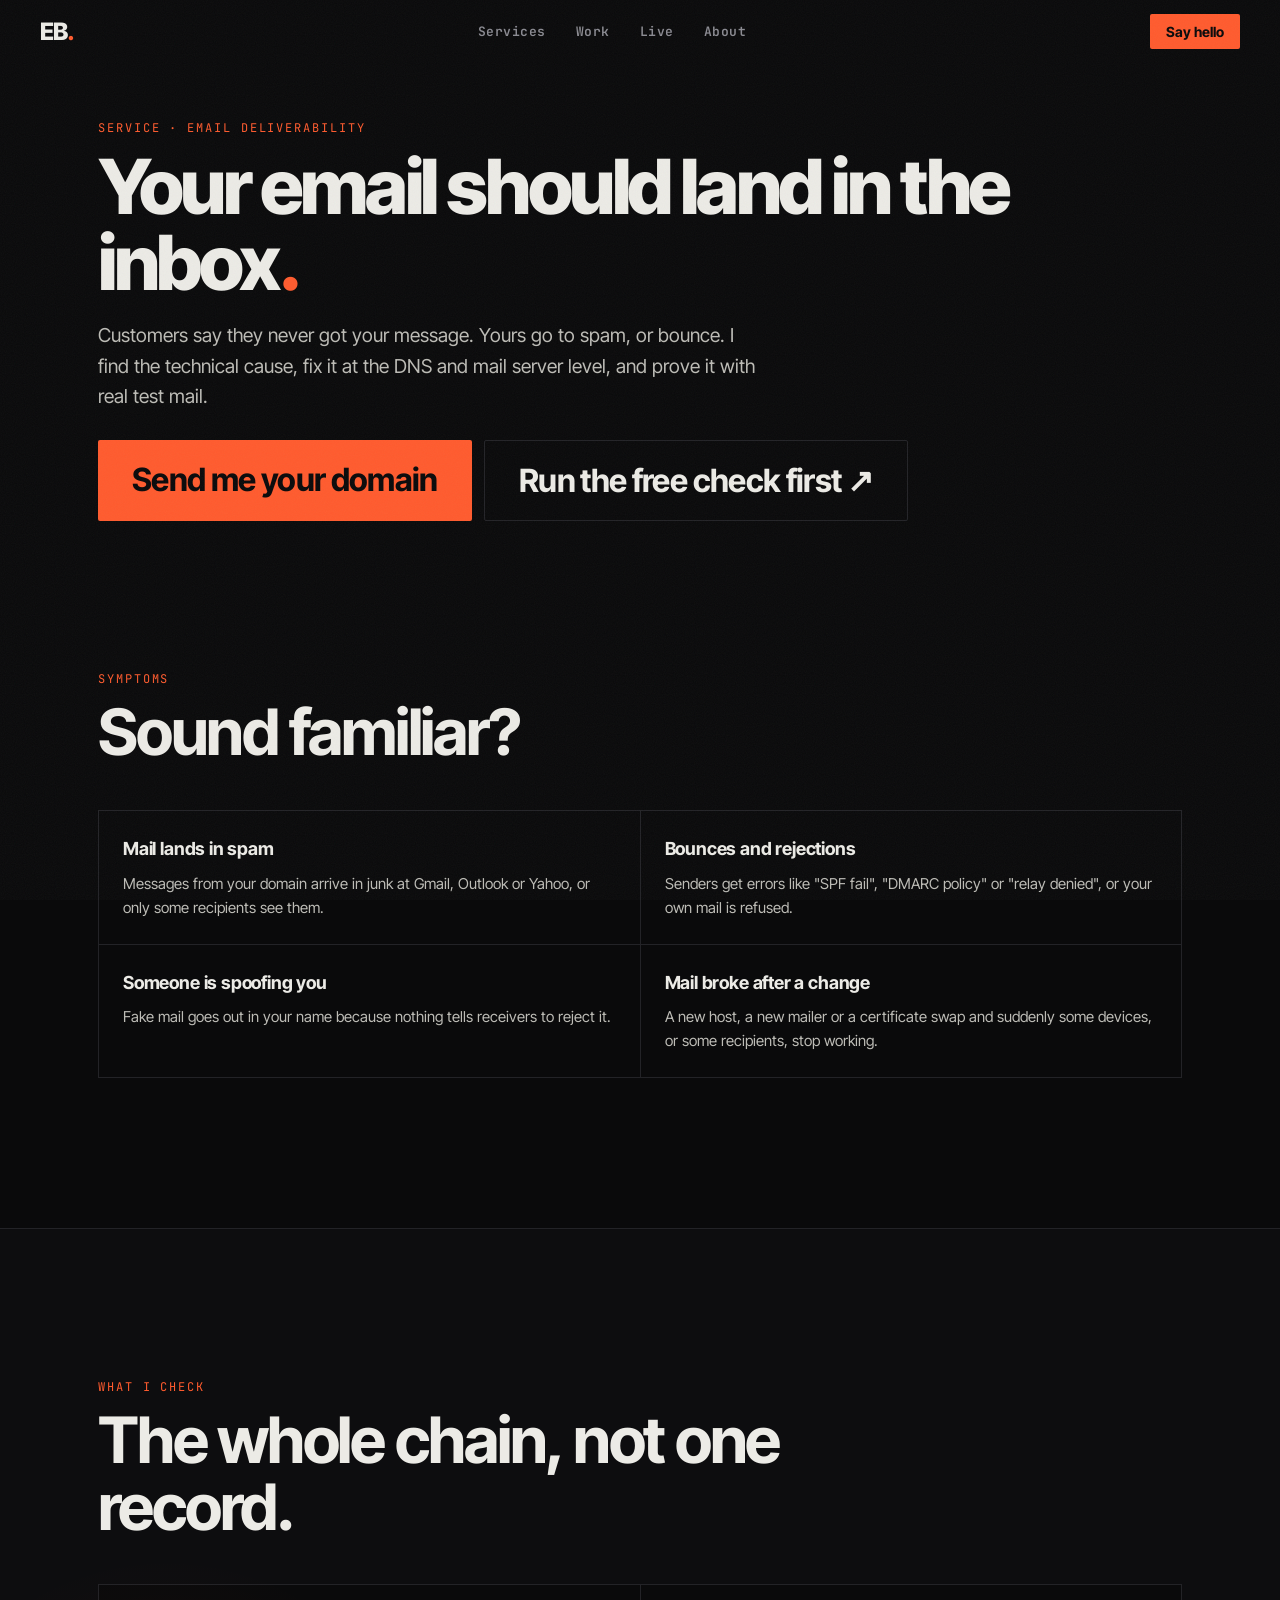
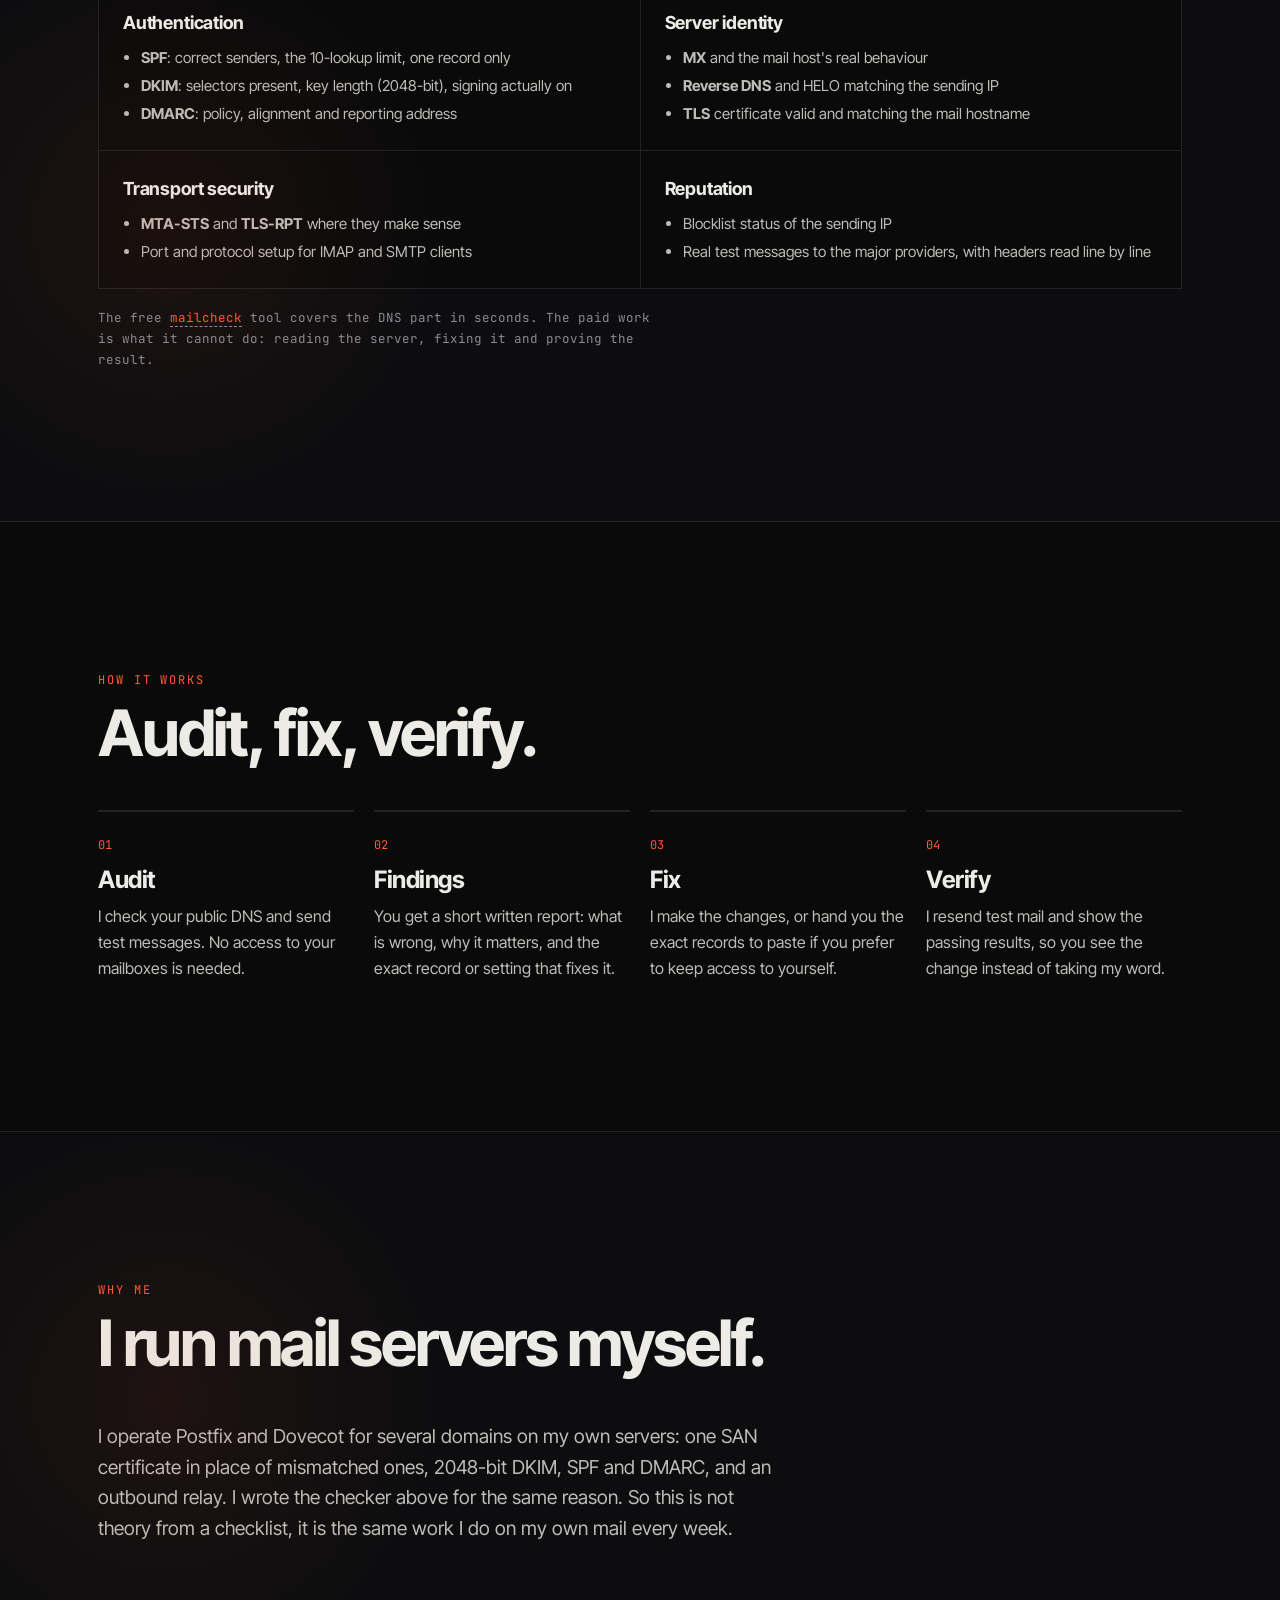
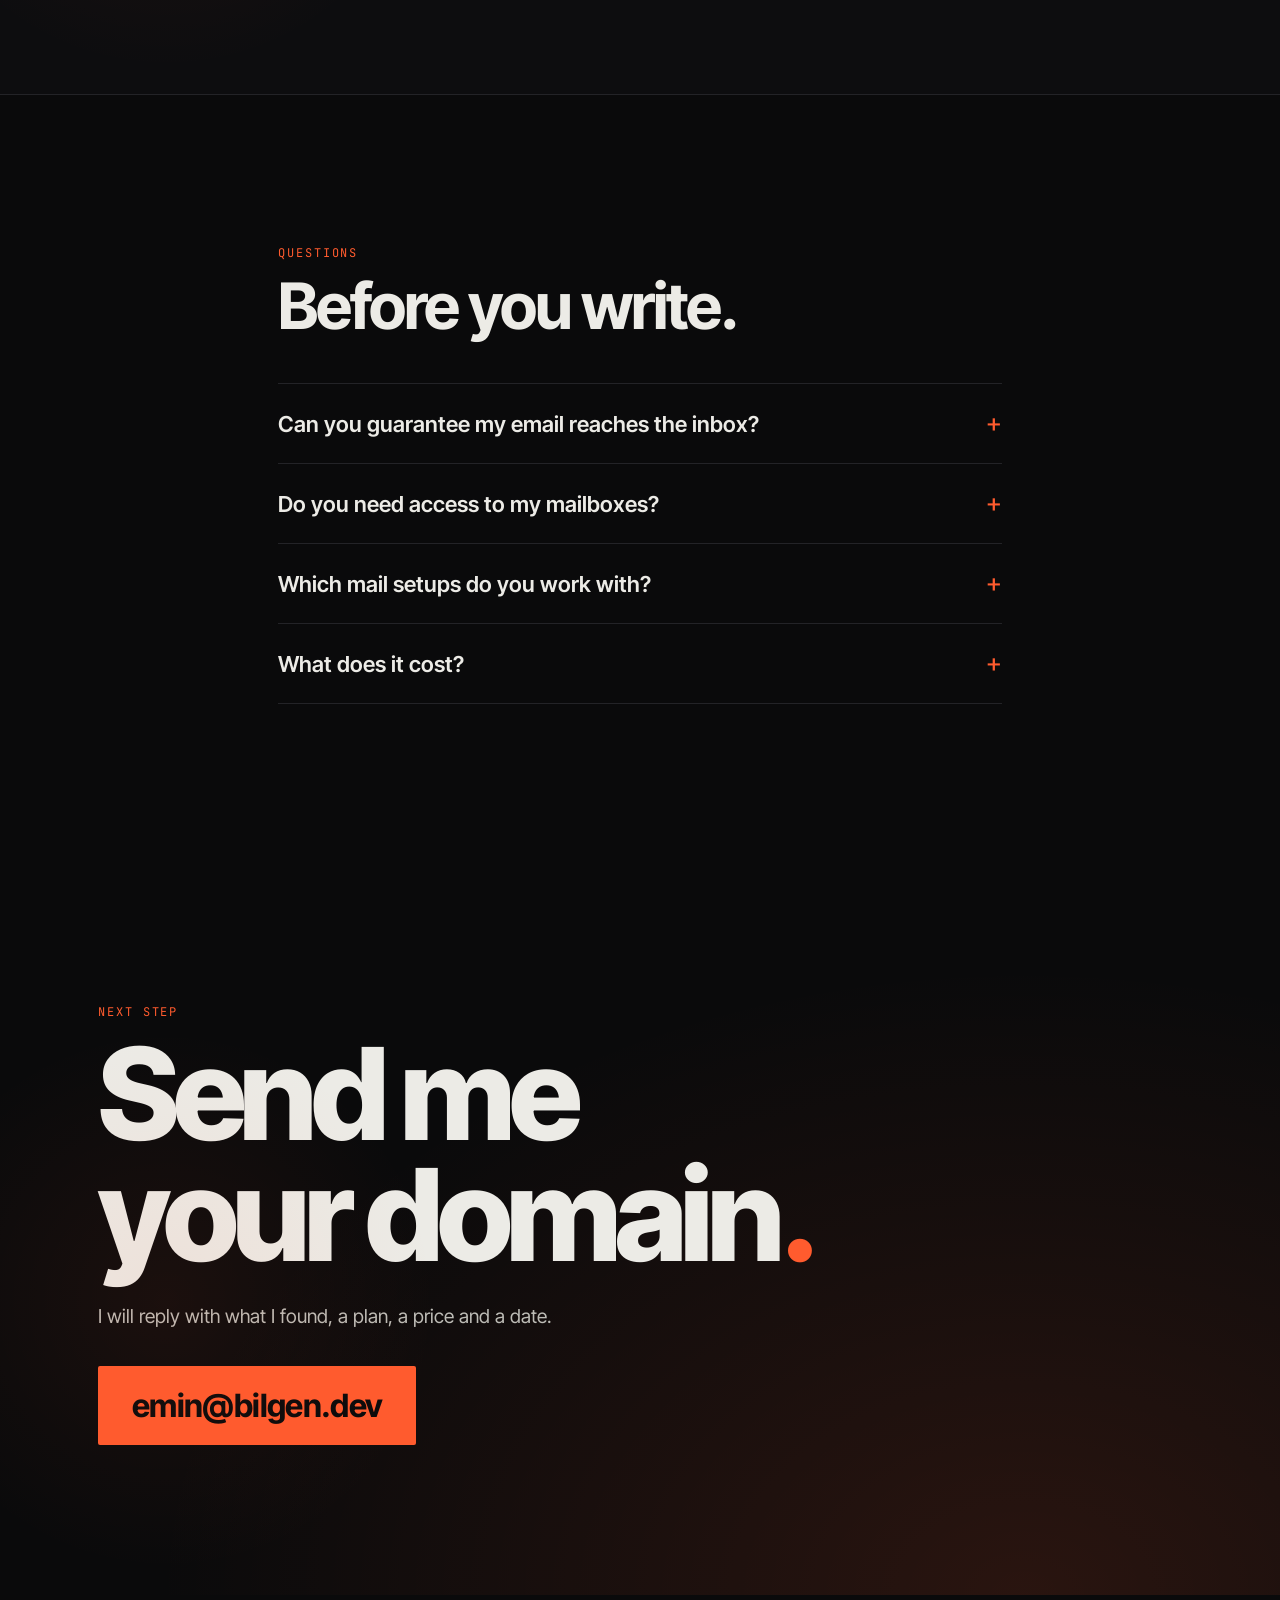
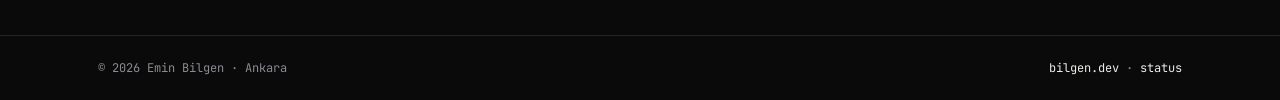
<file: email-deliverability/index.html>
<!doctype html>
<html lang="en">
<head>
<meta charset="utf-8">
<meta name="viewport" content="width=device-width,initial-scale=1">
<title>Email Deliverability Fix: SPF, DKIM, DMARC | Emin Bilgen</title>
<meta name="description" content="Business email landing in spam or bouncing? I audit and fix SPF, DKIM, DMARC, MX, reverse DNS and TLS, then verify with real test mail. Independent, based in Ankara.">
<meta name="robots" content="index,follow,max-image-preview:large,max-snippet:-1">
<meta name="author" content="Emin Bilgen">
<meta name="theme-color" content="#0a0a0b">
<link rel="canonical" href="https://bilgen.dev/email-deliverability/">
<meta property="og:type" content="website">
<meta property="og:site_name" content="Emin Bilgen">
<meta property="og:url" content="https://bilgen.dev/email-deliverability/">
<meta property="og:title" content="Email Deliverability Fix: SPF, DKIM, DMARC">
<meta property="og:description" content="Mail going to spam or bouncing? I find the cause, fix the DNS and mail server settings, and verify with real test mail.">
<meta property="og:image" content="https://bilgen.dev/og-mail.png">
<meta property="og:image:width" content="1200">
<meta property="og:image:height" content="630">
<meta name="twitter:card" content="summary_large_image">
<link rel="icon" href="/favicon.svg" type="image/svg+xml">
<link rel="apple-touch-icon" href="/apple-touch-icon.png">
<link rel="preload" href="/fonts/inter-tight-latin.woff2" as="font" type="font/woff2" crossorigin>
<link rel="stylesheet" href="/fonts.css?v=1">
<link rel="stylesheet" href="/style.css?v=2">
<style>
.page{padding:120px 0 40px}
.page h1{font-size:clamp(38px,7vw,76px);line-height:1;letter-spacing:-.045em;margin:12px 0 20px;max-width:18ch}
.page h1 span{color:var(--ac)}
.page .lede{max-width:60ch}
.cta-row{display:flex;flex-wrap:wrap;gap:12px;margin-top:28px}
.btn.ghost{background:transparent;color:var(--tx);border:1px solid var(--line)}
.btn.ghost:hover{border-color:var(--ac)}
.cols2{display:grid;grid-template-columns:repeat(2,minmax(0,1fr));gap:1px;background:var(--line);border:1px solid var(--line);margin-top:30px}
.cols2>div{background:var(--bg);padding:24px}
.cols2 h3{font-size:18px;letter-spacing:-.01em;margin-bottom:8px}
.cols2 p,.cols2 li{color:var(--tx2);font-size:15px;line-height:1.6}
.cols2 ul{padding-left:18px;display:grid;gap:4px}
.cols2 code,.page code{font:13px ui-monospace,Consolas,monospace;background:var(--panel2);border:1px solid var(--line);padding:1px 6px;border-radius:3px}
@media(max-width:760px){.cols2{grid-template-columns:1fr}.page{padding-top:96px}}
</style>
<script type="application/ld+json">
{"@context":"https://schema.org","@graph":[
{"@type":"Service","@id":"https://bilgen.dev/email-deliverability/#service","name":"Email deliverability audit and fix","serviceType":"Email authentication and mail server configuration","description":"Audit and repair of SPF, DKIM, DMARC, MX, reverse DNS, TLS and MTA-STS so business email reaches the inbox, verified with real test messages.","provider":{"@id":"https://bilgen.dev/#person"},"areaServed":"Worldwide","url":"https://bilgen.dev/email-deliverability/"},
{"@type":"BreadcrumbList","itemListElement":[{"@type":"ListItem","position":1,"name":"Emin Bilgen","item":"https://bilgen.dev/"},{"@type":"ListItem","position":2,"name":"Email deliverability fix","item":"https://bilgen.dev/email-deliverability/"}]},
{"@type":"FAQPage","mainEntity":[
{"@type":"Question","name":"Can you guarantee my email reaches the inbox?","acceptedAnswer":{"@type":"Answer","text":"No one honestly can. Inbox placement also depends on your sending reputation and content. What I can do is remove every technical reason mail gets rejected or flagged, and show you the evidence."}},
{"@type":"Question","name":"Do you need access to my mailboxes?","acceptedAnswer":{"@type":"Answer","text":"No. The audit uses public DNS records and test messages. I only need DNS access, or I give you the exact records to paste, and server access if the mail server itself needs changes."}},
{"@type":"Question","name":"Which mail setups do you work with?","acceptedAnswer":{"@type":"Answer","text":"Self-hosted Postfix and Dovecot servers, and domains sending through services such as Google Workspace, Microsoft 365 or a transactional relay."}},
{"@type":"Question","name":"What does it cost?","acceptedAnswer":{"@type":"Answer","text":"It depends on the number of domains and whether the mail server needs changes. Send me your domain and I will reply with a plan, a price and a date."}}
]}
]}
</script>
</head>
<body>
<header class="nav" id="nav">
  <a class="logo" href="/" aria-label="Emin Bilgen, home">EB<i>.</i></a>
  <nav aria-label="Primary">
    <a href="/#services">Services</a>
    <a href="/#work">Work</a>
    <a href="/#live">Live</a>
    <a href="/#about">About</a>
  </nav>
  <!--email_off--><a class="btn btn-sm" href="mailto:emin@bilgen.dev?subject=Email%20deliverability">Say hello</a><!--/email_off-->
</header>

<main class="page">
  <div class="wrap">
    <p class="eyebrow">Service · Email deliverability</p>
    <h1>Your email should land in the inbox<span>.</span></h1>
    <p class="lede">Customers say they never got your message. Yours go to spam, or bounce. I find the technical cause, fix it at the DNS and mail server level, and prove it with real test mail.</p>
    <div class="cta-row">
      <!--email_off--><a class="btn btn-lg" href="mailto:emin@bilgen.dev?subject=Email%20deliverability%20audit">Send me your domain</a><!--/email_off-->
      <a class="btn btn-lg ghost" href="https://mailcheck.bilgen.dev" rel="noopener">Run the free check first ↗</a>
    </div>
  </div>

  <section class="sec">
    <div class="wrap">
      <p class="eyebrow">Symptoms</p>
      <h2 class="big">Sound familiar?</h2>
      <div class="cols2">
        <div><h3>Mail lands in spam</h3><p>Messages from your domain arrive in junk at Gmail, Outlook or Yahoo, or only some recipients see them.</p></div>
        <div><h3>Bounces and rejections</h3><p>Senders get errors like "SPF fail", "DMARC policy" or "relay denied", or your own mail is refused.</p></div>
        <div><h3>Someone is spoofing you</h3><p>Fake mail goes out in your name because nothing tells receivers to reject it.</p></div>
        <div><h3>Mail broke after a change</h3><p>A new host, a new mailer or a certificate swap and suddenly some devices, or some recipients, stop working.</p></div>
      </div>
    </div>
  </section>

  <section class="sec alt">
    <div class="wrap">
      <p class="eyebrow">What I check</p>
      <h2 class="big">The whole chain, not one record.</h2>
      <div class="cols2">
        <div><h3>Authentication</h3><ul>
          <li><b>SPF</b>: correct senders, the 10-lookup limit, one record only</li>
          <li><b>DKIM</b>: selectors present, key length (2048-bit), signing actually on</li>
          <li><b>DMARC</b>: policy, alignment and reporting address</li>
        </ul></div>
        <div><h3>Server identity</h3><ul>
          <li><b>MX</b> and the mail host's real behaviour</li>
          <li><b>Reverse DNS</b> and HELO matching the sending IP</li>
          <li><b>TLS</b> certificate valid and matching the mail hostname</li>
        </ul></div>
        <div><h3>Transport security</h3><ul>
          <li><b>MTA-STS</b> and <b>TLS-RPT</b> where they make sense</li>
          <li>Port and protocol setup for IMAP and SMTP clients</li>
        </ul></div>
        <div><h3>Reputation</h3><ul>
          <li>Blocklist status of the sending IP</li>
          <li>Real test messages to the major providers, with headers read line by line</li>
        </ul></div>
      </div>
      <p class="fine" style="margin-top:18px">The free <a href="https://mailcheck.bilgen.dev" rel="noopener" style="color:var(--ac)">mailcheck</a> tool covers the DNS part in seconds. The paid work is what it cannot do: reading the server, fixing it and proving the result.</p>
    </div>
  </section>

  <section class="sec">
    <div class="wrap">
      <p class="eyebrow">How it works</p>
      <h2 class="big">Audit, fix, verify.</h2>
      <ol class="steps">
        <li><span>01</span><h3>Audit</h3><p>I check your public DNS and send test messages. No access to your mailboxes is needed.</p></li>
        <li><span>02</span><h3>Findings</h3><p>You get a short written report: what is wrong, why it matters, and the exact record or setting that fixes it.</p></li>
        <li><span>03</span><h3>Fix</h3><p>I make the changes, or hand you the exact records to paste if you prefer to keep access to yourself.</p></li>
        <li><span>04</span><h3>Verify</h3><p>I resend test mail and show the passing results, so you see the change instead of taking my word.</p></li>
      </ol>
    </div>
  </section>

  <section class="sec alt">
    <div class="wrap">
      <p class="eyebrow">Why me</p>
      <h2 class="big">I run mail servers myself.</h2>
      <p class="lede" style="max-width:62ch">I operate Postfix and Dovecot for several domains on my own servers: one SAN certificate in place of mismatched ones, 2048-bit DKIM, SPF and DMARC, and an outbound relay. I wrote the checker above for the same reason. So this is not theory from a checklist, it is the same work I do on my own mail every week.</p>
    </div>
  </section>

  <section class="sec">
    <div class="wrap narrow">
      <p class="eyebrow">Questions</p>
      <h2 class="big">Before you write.</h2>
      <div class="faq">
        <details><summary>Can you guarantee my email reaches the inbox?</summary><p>No one honestly can. Inbox placement also depends on your sending reputation and content. What I can do is remove every technical reason mail gets rejected or flagged, and show you the evidence.</p></details>
        <details><summary>Do you need access to my mailboxes?</summary><p>No. The audit uses public DNS records and test messages. I only need DNS access, or I give you the exact records to paste, and server access if the mail server itself needs changes.</p></details>
        <details><summary>Which mail setups do you work with?</summary><p>Self-hosted Postfix and Dovecot servers, and domains sending through services such as Google Workspace, Microsoft 365 or a transactional relay.</p></details>
        <details><summary>What does it cost?</summary><p>It depends on the number of domains and whether the mail server needs changes. Send me your domain and I will reply with a plan, a price and a date.</p></details>
      </div>
    </div>
  </section>

  <section class="sec contact">
    <div class="wrap">
      <p class="eyebrow">Next step</p>
      <h2 class="huge">Send me<br>your domain<span>.</span></h2>
      <p class="lede">I will reply with what I found, a plan, a price and a date.</p>
      <!--email_off--><a class="btn btn-lg" href="mailto:emin@bilgen.dev?subject=Email%20deliverability%20audit">emin@bilgen.dev</a><!--/email_off-->
    </div>
  </section>
</main>

<footer class="foot"><div class="wrap"><span>© 2026 Emin Bilgen · Ankara</span><span><a href="/">bilgen.dev</a> · <a href="https://status.bilgen.dev" rel="noopener">status</a></span></div></footer>
<script>(function(){var n=document.getElementById("nav");function f(){n.classList.toggle("solid",scrollY>40)}addEventListener("scroll",f,{passive:true});f()})()</script>
</body>
</html>
</file>
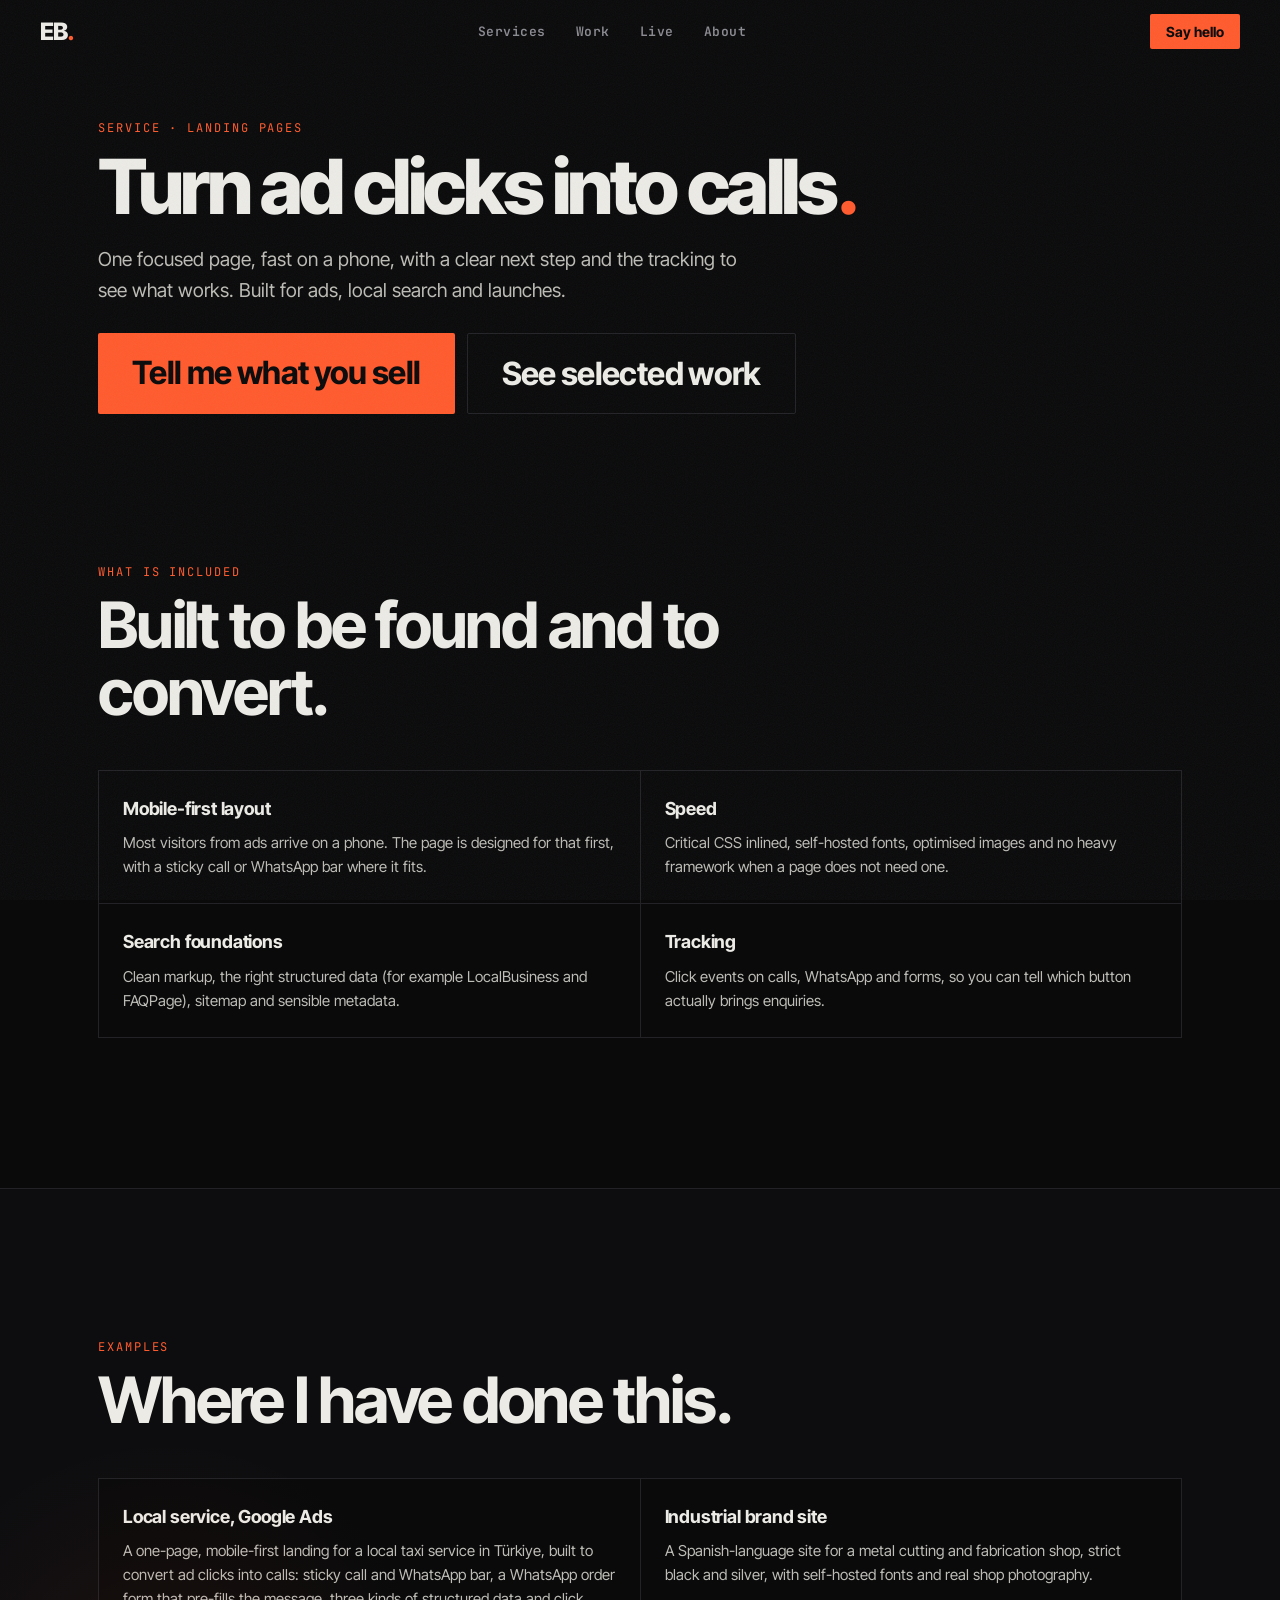
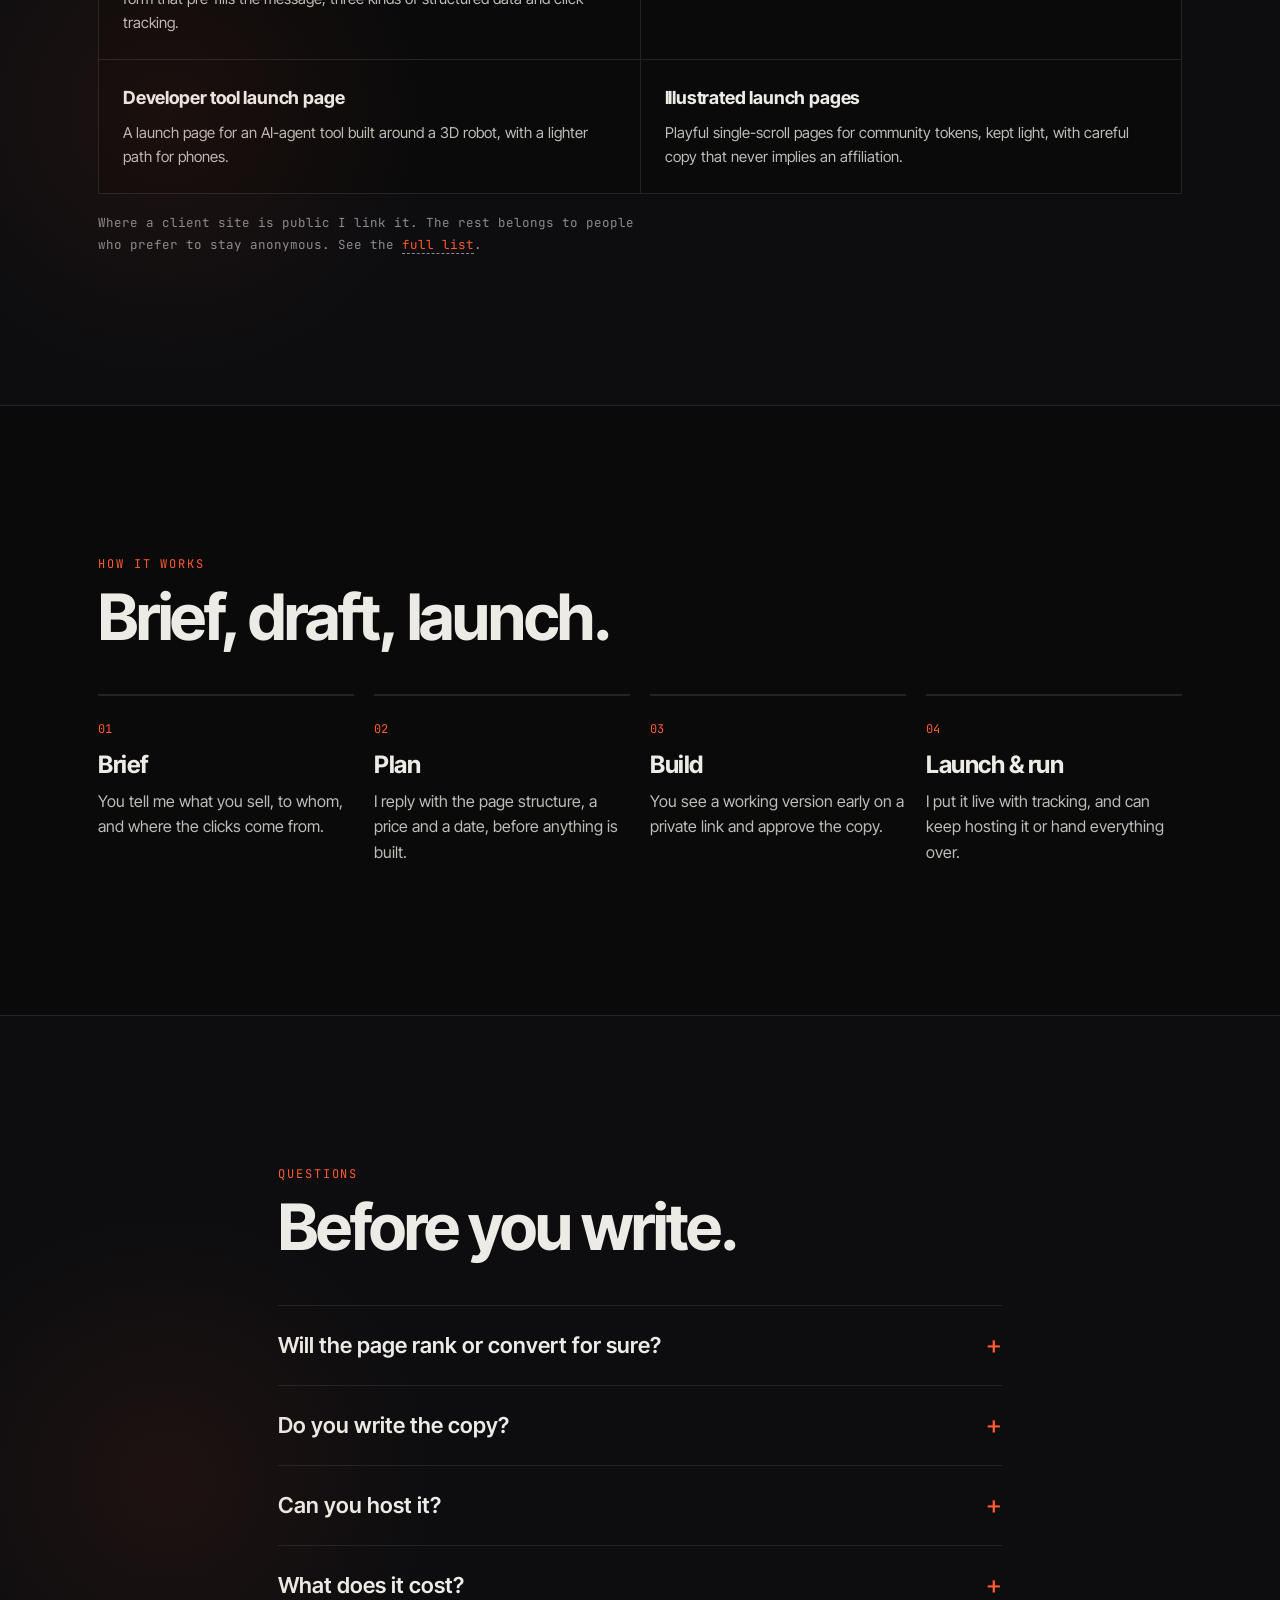
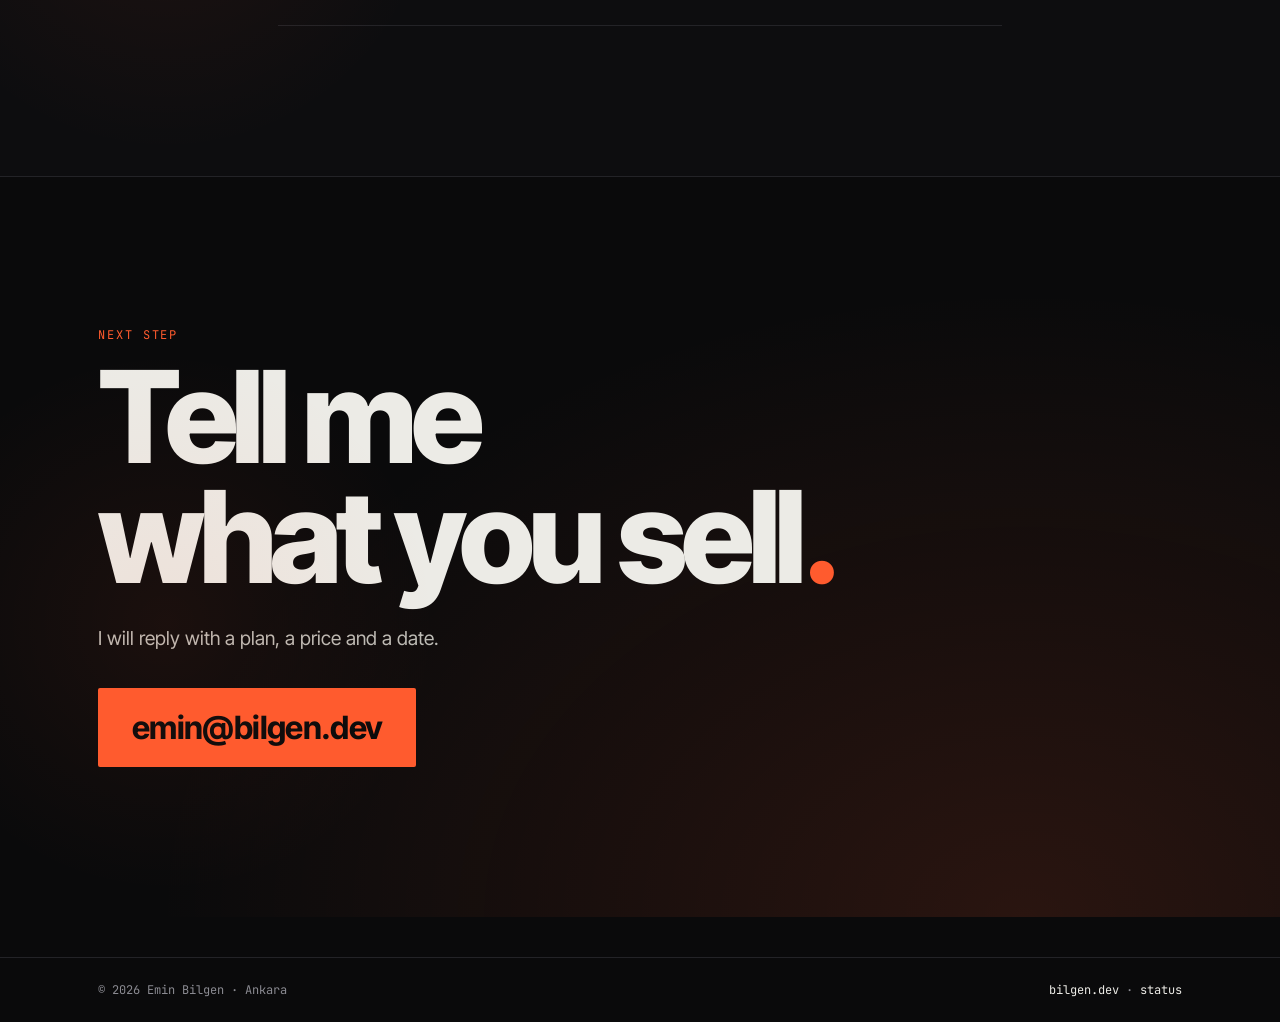
<file: landing-pages/index.html>
<!doctype html>
<html lang="en">
<head>
<meta charset="utf-8">
<meta name="viewport" content="width=device-width,initial-scale=1">
<title>Landing Page Design &amp; Development for Ads and Local Search | Emin Bilgen</title>
<meta name="description" content="Fast, mobile-first landing pages built to turn ad and search clicks into calls and enquiries: structured data, tracking and copy included. Independent, based in Ankara.">
<meta name="robots" content="index,follow,max-image-preview:large,max-snippet:-1">
<meta name="author" content="Emin Bilgen">
<meta name="theme-color" content="#0a0a0b">
<link rel="canonical" href="https://bilgen.dev/landing-pages/">
<meta property="og:type" content="website">
<meta property="og:site_name" content="Emin Bilgen">
<meta property="og:url" content="https://bilgen.dev/landing-pages/">
<meta property="og:title" content="Landing pages that turn clicks into calls">
<meta property="og:description" content="Fast, mobile-first landing pages with structured data and click tracking, built for ads and local search.">
<meta property="og:image" content="https://bilgen.dev/og-landing.png">
<meta property="og:image:width" content="1200">
<meta property="og:image:height" content="630">
<meta name="twitter:card" content="summary_large_image">
<link rel="icon" href="/favicon.svg" type="image/svg+xml">
<link rel="apple-touch-icon" href="/apple-touch-icon.png">
<link rel="preload" href="/fonts/inter-tight-latin.woff2" as="font" type="font/woff2" crossorigin>
<link rel="stylesheet" href="/fonts.css?v=1">
<link rel="stylesheet" href="/style.css?v=2">
<style>
.page{padding:120px 0 40px}
.page h1{font-size:clamp(38px,7vw,76px);line-height:1;letter-spacing:-.045em;margin:12px 0 20px;max-width:18ch}
.page h1 span{color:var(--ac)}
.page .lede{max-width:60ch}
.cta-row{display:flex;flex-wrap:wrap;gap:12px;margin-top:28px}
.btn.ghost{background:transparent;color:var(--tx);border:1px solid var(--line)}
.btn.ghost:hover{border-color:var(--ac)}
.cols2{display:grid;grid-template-columns:repeat(2,minmax(0,1fr));gap:1px;background:var(--line);border:1px solid var(--line);margin-top:30px}
.cols2>div{background:var(--bg);padding:24px}
.cols2 h3{font-size:18px;letter-spacing:-.01em;margin-bottom:8px}
.cols2 p,.cols2 li{color:var(--tx2);font-size:15px;line-height:1.6}
.cols2 ul{padding-left:18px;display:grid;gap:4px}
.cols2 code,.page code{font:13px ui-monospace,Consolas,monospace;background:var(--panel2);border:1px solid var(--line);padding:1px 6px;border-radius:3px}
@media(max-width:760px){.cols2{grid-template-columns:1fr}.page{padding-top:96px}}
</style>
<script type="application/ld+json">
{"@context":"https://schema.org","@graph":[
{"@type":"Service","@id":"https://bilgen.dev/landing-pages/#service","name":"Landing page design and development","serviceType":"Conversion-focused landing pages","description":"Mobile-first landing pages for ads and local search, with structured data, click tracking and clear calls to action.","provider":{"@id":"https://bilgen.dev/#person"},"areaServed":"Worldwide","url":"https://bilgen.dev/landing-pages/"},
{"@type":"BreadcrumbList","itemListElement":[{"@type":"ListItem","position":1,"name":"Emin Bilgen","item":"https://bilgen.dev/"},{"@type":"ListItem","position":2,"name":"Landing pages","item":"https://bilgen.dev/landing-pages/"}]},
{"@type":"FAQPage","mainEntity":[
{"@type":"Question","name":"Will the page rank or convert for sure?","acceptedAnswer":{"@type":"Answer","text":"No one can promise that. I build the technical and structural foundations that help: speed, mobile layout, structured data, clear calls to action and tracking, so you can see what works."}},
{"@type":"Question","name":"Do you write the copy?","acceptedAnswer":{"@type":"Answer","text":"I can draft it with you from what you tell me about the business, and you approve everything. I do not invent reviews, numbers or claims."}},
{"@type":"Question","name":"Can you host it?","acceptedAnswer":{"@type":"Answer","text":"Yes. I run my own servers, or I can deliver the files so you host them anywhere."}},
{"@type":"Question","name":"What does it cost?","acceptedAnswer":{"@type":"Answer","text":"It depends on scope. Send me what you do and where your customers come from, and I will reply with a plan, a price and a date."}}
]}
]}
</script>
</head>
<body>
<header class="nav" id="nav">
  <a class="logo" href="/" aria-label="Emin Bilgen, home">EB<i>.</i></a>
  <nav aria-label="Primary">
    <a href="/#services">Services</a>
    <a href="/#work">Work</a>
    <a href="/#live">Live</a>
    <a href="/#about">About</a>
  </nav>
  <!--email_off--><a class="btn btn-sm" href="mailto:emin@bilgen.dev?subject=Landing%20page">Say hello</a><!--/email_off-->
</header>

<main class="page">
  <div class="wrap">
    <p class="eyebrow">Service · Landing pages</p>
    <h1>Turn ad clicks into calls<span>.</span></h1>
    <p class="lede">One focused page, fast on a phone, with a clear next step and the tracking to see what works. Built for ads, local search and launches.</p>
    <div class="cta-row">
      <!--email_off--><a class="btn btn-lg" href="mailto:emin@bilgen.dev?subject=Landing%20page">Tell me what you sell</a><!--/email_off-->
      <a class="btn btn-lg ghost" href="/#work">See selected work</a>
    </div>
  </div>

  <section class="sec">
    <div class="wrap">
      <p class="eyebrow">What is included</p>
      <h2 class="big">Built to be found and to convert.</h2>
      <div class="cols2">
        <div><h3>Mobile-first layout</h3><p>Most visitors from ads arrive on a phone. The page is designed for that first, with a sticky call or WhatsApp bar where it fits.</p></div>
        <div><h3>Speed</h3><p>Critical CSS inlined, self-hosted fonts, optimised images and no heavy framework when a page does not need one.</p></div>
        <div><h3>Search foundations</h3><p>Clean markup, the right structured data (for example LocalBusiness and FAQPage), sitemap and sensible metadata.</p></div>
        <div><h3>Tracking</h3><p>Click events on calls, WhatsApp and forms, so you can tell which button actually brings enquiries.</p></div>
      </div>
    </div>
  </section>

  <section class="sec alt">
    <div class="wrap">
      <p class="eyebrow">Examples</p>
      <h2 class="big">Where I have done this.</h2>
      <div class="cols2">
        <div><h3>Local service, Google Ads</h3><p>A one-page, mobile-first landing for a local taxi service in T&uuml;rkiye, built to convert ad clicks into calls: sticky call and WhatsApp bar, a WhatsApp order form that pre-fills the message, three kinds of structured data and click tracking.</p></div>
        <div><h3>Industrial brand site</h3><p>A Spanish-language site for a metal cutting and fabrication shop, strict black and silver, with self-hosted fonts and real shop photography.</p></div>
        <div><h3>Developer tool launch page</h3><p>A launch page for an AI-agent tool built around a 3D robot, with a lighter path for phones.</p></div>
        <div><h3>Illustrated launch pages</h3><p>Playful single-scroll pages for community tokens, kept light, with careful copy that never implies an affiliation.</p></div>
      </div>
      <p class="fine" style="margin-top:18px">Where a client site is public I link it. The rest belongs to people who prefer to stay anonymous. See the <a href="/#work" style="color:var(--ac)">full list</a>.</p>
    </div>
  </section>

  <section class="sec">
    <div class="wrap">
      <p class="eyebrow">How it works</p>
      <h2 class="big">Brief, draft, launch.</h2>
      <ol class="steps">
        <li><span>01</span><h3>Brief</h3><p>You tell me what you sell, to whom, and where the clicks come from.</p></li>
        <li><span>02</span><h3>Plan</h3><p>I reply with the page structure, a price and a date, before anything is built.</p></li>
        <li><span>03</span><h3>Build</h3><p>You see a working version early on a private link and approve the copy.</p></li>
        <li><span>04</span><h3>Launch &amp; run</h3><p>I put it live with tracking, and can keep hosting it or hand everything over.</p></li>
      </ol>
    </div>
  </section>

  <section class="sec alt">
    <div class="wrap narrow">
      <p class="eyebrow">Questions</p>
      <h2 class="big">Before you write.</h2>
      <div class="faq">
        <details><summary>Will the page rank or convert for sure?</summary><p>No one can promise that. I build the technical and structural foundations that help: speed, mobile layout, structured data, clear calls to action and tracking, so you can see what works.</p></details>
        <details><summary>Do you write the copy?</summary><p>I can draft it with you from what you tell me about the business, and you approve everything. I do not invent reviews, numbers or claims.</p></details>
        <details><summary>Can you host it?</summary><p>Yes. I run my own servers, or I can deliver the files so you host them anywhere.</p></details>
        <details><summary>What does it cost?</summary><p>It depends on scope. Send me what you do and where your customers come from, and I will reply with a plan, a price and a date.</p></details>
      </div>
    </div>
  </section>

  <section class="sec contact">
    <div class="wrap">
      <p class="eyebrow">Next step</p>
      <h2 class="huge">Tell me<br>what you sell<span>.</span></h2>
      <p class="lede">I will reply with a plan, a price and a date.</p>
      <!--email_off--><a class="btn btn-lg" href="mailto:emin@bilgen.dev?subject=Landing%20page">emin@bilgen.dev</a><!--/email_off-->
    </div>
  </section>
</main>

<footer class="foot"><div class="wrap"><span>© 2026 Emin Bilgen · Ankara</span><span><a href="/">bilgen.dev</a> · <a href="https://status.bilgen.dev" rel="noopener">status</a></span></div></footer>
<script>(function(){var n=document.getElementById("nav");function f(){n.classList.toggle("solid",scrollY>40)}addEventListener("scroll",f,{passive:true});f()})()</script>
</body>
</html>
</file>
<file: fonts.css>
@font-face{font-family:'Inter Tight';font-style:normal;font-weight:400 800;font-display:swap;src:url(fonts/inter-tight-latin-ext.woff2) format('woff2');unicode-range:U+0100-02BA, U+02BD-02C5, U+02C7-02CC, U+02CE-02D7, U+02DD-02FF, U+0304, U+0308, U+0329, U+1D00-1DBF, U+1E00-1E9F, U+1EF2-1EFF, U+2020, U+20A0-20AB, U+20AD-20C4, U+2113, U+2C60-2C7F, U+A720-A7FF}
@font-face{font-family:'Inter Tight';font-style:normal;font-weight:400 800;font-display:swap;src:url(fonts/inter-tight-latin.woff2) format('woff2');unicode-range:U+0000-00FF, U+0131, U+0152-0153, U+02BB-02BC, U+02C6, U+02DA, U+02DC, U+0304, U+0308, U+0329, U+2000-206F, U+20AC, U+2122, U+2191, U+2193, U+2212, U+2215, U+FEFF, U+FFFD}
@font-face{font-family:'JetBrains Mono';font-style:normal;font-weight:400 600;font-display:swap;src:url(fonts/jetbrains-mono-latin.woff2) format('woff2');unicode-range:U+0000-00FF, U+0131, U+0152-0153, U+02BB-02BC, U+02C6, U+02DA, U+02DC, U+0304, U+0308, U+0329, U+2000-206F, U+20AC, U+2122, U+2191, U+2193, U+2212, U+2215, U+FEFF, U+FFFD}
</file>
<file: style.css>
:root{--bg:#0a0a0b;--panel:#111113;--panel2:#0d0d0f;--line:#232327;--tx:#ecebe6;--tx2:#bdbcb6;--mut:#8b8b92;--ac:#ff5b2e;--ok:#5bd68a;--warn:#e7b341;--fail:#ff5468;--info:#6cb4ff;--r:4px;--ease:cubic-bezier(.2,.8,.2,1)}
*{box-sizing:border-box;margin:0}
html{scroll-behavior:smooth;scroll-padding-top:72px}
body{background:var(--bg);color:var(--tx);font:400 17px/1.6 'Inter Tight',system-ui,-apple-system,'Segoe UI',sans-serif;-webkit-font-smoothing:antialiased;overflow-x:hidden}
a{color:inherit}
img{max-width:100%;display:block}
.sr{position:absolute;width:1px;height:1px;overflow:hidden;clip:rect(0 0 0 0)}
.skip{position:fixed;left:12px;top:-60px;background:var(--ac);color:#0a0a0b;padding:10px 14px;z-index:100;font-weight:700;border-radius:3px}
.skip:focus{top:12px}
:focus-visible{outline:2px solid var(--ac);outline-offset:3px;border-radius:2px}
.wrap{max-width:1180px;margin:0 auto;padding:0 clamp(20px,5vw,48px)}
.narrow{max-width:820px}
.progress{position:fixed;left:0;top:0;height:2px;width:0;background:var(--ac);z-index:60}

/* nav */
.nav{position:fixed;top:0;left:0;right:0;z-index:50;display:flex;align-items:center;justify-content:space-between;gap:20px;padding:14px clamp(20px,4vw,40px);transition:background .3s,border-color .3s;border-bottom:1px solid transparent}
.nav.solid{background:rgba(10,10,11,.82);-webkit-backdrop-filter:blur(14px);backdrop-filter:blur(14px);border-color:var(--line)}
.logo{font:800 24px 'Inter Tight';letter-spacing:-.04em;text-decoration:none}.logo i{color:var(--ac);font-style:normal}
.nav nav{display:flex;gap:clamp(14px,2.4vw,30px);font:600 13px 'JetBrains Mono',monospace;letter-spacing:.04em}
.nav nav a{color:var(--mut);text-decoration:none;transition:color .2s}.nav nav a:hover{color:var(--tx)}

/* buttons */
.btn{display:inline-block;background:var(--ac);color:#0a0a0b;font:700 15px 'Inter Tight';padding:13px 22px;border-radius:2px;text-decoration:none;border:0;cursor:pointer;transition:transform .2s var(--ease),filter .2s}
.btn:hover{filter:brightness(1.1);transform:translateY(-1px)}.btn:active{transform:none}
.btn-sm{padding:9px 16px;font-size:14px}
.btn-lg{font-size:clamp(20px,3vw,32px);padding:20px 34px;letter-spacing:-.02em}
.btn:disabled{opacity:.6;cursor:wait}

/* 3D hero */
.build{position:relative}
.sticky{position:sticky;top:0;height:100vh;height:100svh;z-index:0}
#gl{position:absolute;inset:0;width:100%;height:100%;display:block}
.stages{position:relative;z-index:1;margin-top:-100vh;margin-top:-100svh;pointer-events:none}
.stage{min-height:100vh;min-height:100svh;display:flex;align-items:center;padding:0 clamp(24px,7vw,120px)}
.stage.right{justify-content:flex-end}
.stage .copy{max-width:480px;opacity:0;transform:translateY(26px);transition:opacity .7s var(--ease),transform .7s var(--ease);pointer-events:auto}
.stage.on .copy{opacity:1;transform:none}
.eyebrow{font:400 12px 'JetBrains Mono',monospace;color:var(--ac);letter-spacing:.16em;text-transform:uppercase}
h1{font:800 clamp(52px,9vw,128px)/.92 'Inter Tight';letter-spacing:-.05em;margin:14px 0 22px}
h1 span,.huge span{color:var(--ac)}
.stage h2{font:700 clamp(34px,4.6vw,62px)/1.02 'Inter Tight';letter-spacing:-.035em;margin:10px 0 16px}
.stage p,.lede{color:var(--tx2);font-size:clamp(17px,1.5vw,20px)}
.lede{max-width:38ch}
.hint{margin-top:34px;font:12px 'JetBrains Mono',monospace;color:var(--mut);letter-spacing:.14em;text-transform:uppercase;display:flex;align-items:center;gap:12px}
.hint span{width:1px;height:34px;background:linear-gradient(var(--ac),transparent);animation:drip 2s infinite}
@keyframes drip{0%{transform:scaleY(0);transform-origin:top}50%{transform:scaleY(1);transform-origin:top}51%{transform-origin:bottom}100%{transform:scaleY(0);transform-origin:bottom}}
.chips{display:flex;flex-wrap:wrap;gap:8px;list-style:none;padding:0;margin-top:20px}
.chips li{border:1px solid var(--line);background:rgba(10,10,11,.7);padding:4px 11px;border-radius:999px;font:12px 'JetBrains Mono',monospace;color:var(--mut)}
.nogl .sticky{background:radial-gradient(ellipse at 70% 50%,rgba(255,91,46,.16),transparent 60%)}

/* sections */
.sec{padding:clamp(80px,12vw,150px) 0;position:relative;background:var(--bg);z-index:2}
.sec.alt{background:var(--panel2);border-block:1px solid var(--line)}
.big{font:700 clamp(32px,5vw,64px)/1.04 'Inter Tight';letter-spacing:-.035em;margin:12px 0 44px;max-width:20ch}
.huge{font:800 clamp(52px,10vw,148px)/.94 'Inter Tight';letter-spacing:-.05em;margin:14px 0 26px}
.fine{margin-top:26px;font:12.5px/1.7 'JetBrains Mono',monospace;color:var(--mut);max-width:70ch}
.fine a{color:var(--tx);text-decoration:none;border-bottom:1px dashed var(--mut)}

/* work panel (operator panel) */
.panel{display:grid;grid-template-columns:minmax(260px,380px) 1fr;border:1px solid var(--line);background:var(--panel);border-radius:var(--r);overflow:hidden}
.rail{border-right:1px solid var(--line)}
.tab{display:flex;align-items:center;gap:14px;width:100%;padding:20px 22px;background:none;border:0;border-bottom:1px solid var(--line);color:var(--tx);font:inherit;text-align:left;cursor:pointer;transition:background .25s}
.tab:last-child{border-bottom:0}
.tab:hover,.tab.on{background:rgba(255,255,255,.03)}
.tab .k{font:12px 'JetBrains Mono',monospace;color:var(--mut);width:20px}
.tab .n{flex:1;font:600 18px 'Inter Tight';letter-spacing:-.01em}
.tab .st{font:11px 'JetBrains Mono',monospace;color:var(--mut)}
.tab.on .k{color:var(--ac)}
.tab.on{box-shadow:inset 3px 0 0 var(--ac)}
.detail{padding:clamp(24px,4vw,52px);min-height:420px}
.detail .fade{animation:in .5s var(--ease) both}
@keyframes in{from{opacity:0;transform:translateY(10px)}to{opacity:1;transform:none}}
.detail .tag{font:12px 'JetBrains Mono',monospace;color:var(--ac);letter-spacing:.12em;text-transform:uppercase}
.detail h3{font:700 clamp(28px,3.6vw,46px)/1.05 'Inter Tight';letter-spacing:-.03em;margin:10px 0 16px}
.detail .sum{font-size:20px;color:var(--tx2);max-width:52ch;margin-bottom:24px}
.detail ul.pts{list-style:none;padding:0;max-width:60ch;margin-bottom:24px}
.detail ul.pts li{padding:11px 0;border-top:1px solid var(--line);color:#b0afa9;display:flex;gap:12px}
.detail ul.pts li::before{content:"›";color:var(--ac)}
.metrics{display:grid;grid-template-columns:repeat(3,minmax(0,1fr));gap:1px;background:var(--line);max-width:560px;margin-top:30px;border-radius:3px;overflow:hidden}
.metrics div{background:var(--panel);padding:14px 16px}
.metrics small{display:block;font:11px 'JetBrains Mono',monospace;color:var(--mut);text-transform:uppercase;letter-spacing:.08em}
.metrics b{font:600 19px 'Inter Tight'}

/* live */
.live-grid{display:grid;grid-template-columns:1fr 1.15fr;gap:20px}
.card{border:1px solid var(--line);background:var(--panel);border-radius:var(--r);padding:clamp(20px,3vw,32px)}
.card-head{display:flex;justify-content:space-between;align-items:baseline;gap:12px;margin-bottom:16px}
.card-head h3{font:700 22px 'Inter Tight';letter-spacing:-.02em}
.card-head a{font:12px 'JetBrains Mono',monospace;color:var(--mut);text-decoration:none}.card-head a:hover{color:var(--ac)}
.card-sub{color:var(--tx2);font-size:16px;margin-bottom:16px}
.status-hero{display:flex;align-items:center;gap:12px;margin-bottom:16px;font:600 20px 'Inter Tight'}
.dot{width:12px;height:12px;border-radius:50%;background:var(--mut);flex:none;position:relative}
.dot::after{content:"";position:absolute;inset:-5px;border-radius:50%;border:2px solid currentColor;opacity:.45;animation:p 2s infinite}
.dot.ok{background:var(--ok);color:var(--ok)}.dot.warn{background:var(--warn);color:var(--warn)}.dot.fail{background:var(--fail);color:var(--fail)}
@keyframes p{0%{transform:scale(.6);opacity:.7}100%{transform:scale(1.5);opacity:0}}
.rows{display:grid;gap:10px}
.row{border:1px solid var(--line);border-radius:3px;padding:12px 14px;background:var(--panel2)}
.row-top{display:flex;align-items:center;gap:10px;font:600 15px 'Inter Tight'}
.row-top .s{margin-left:auto;font:600 11px 'JetBrains Mono',monospace;letter-spacing:.06em}
.row-top .s.up{color:var(--ok)}.row-top .s.down{color:var(--fail)}
.bars{display:flex;align-items:flex-end;gap:2px;height:30px;margin-top:10px}
.bars i{flex:1;min-width:2px;background:var(--ok);opacity:.85;border-radius:1px}.bars i.bad{background:var(--fail);height:100%!important;opacity:1}
.row-meta{display:flex;gap:16px;margin-top:8px;font:11.5px 'JetBrains Mono',monospace;color:var(--mut);flex-wrap:wrap}
.mc-form{display:flex;gap:10px}
.mc-form input{flex:1;min-width:0;background:var(--panel2);border:1px solid var(--line);border-radius:2px;color:var(--tx);font:400 17px 'JetBrains Mono',monospace;padding:13px 14px;outline:none;transition:border-color .2s,box-shadow .2s}
.mc-form input:focus{border-color:var(--ac);box-shadow:0 0 0 3px rgba(255,91,46,.14)}
.try{margin-top:10px;font:12px 'JetBrains Mono',monospace;color:var(--mut)}.try a{color:var(--tx);text-decoration:none;border-bottom:1px dashed var(--mut);margin-left:6px}
.mc-out{margin-top:20px;min-height:10px}
.mc-score{display:flex;align-items:center;gap:20px;margin-bottom:16px}
.ring{position:relative;width:96px;height:96px;flex:none}
.ring svg{transform:rotate(-90deg);width:100%;height:100%}
.ring .bgc{stroke:var(--line)}.ring .fgc{stroke:var(--ac);stroke-linecap:round;transition:stroke-dashoffset 1.1s var(--ease),stroke .3s}
.ring b{position:absolute;inset:0;display:grid;place-content:center;font:700 30px 'Inter Tight'}
.mc-score h4{font:700 22px 'Inter Tight';letter-spacing:-.02em}.mc-score p{color:var(--mut);font:12.5px 'JetBrains Mono',monospace}
.mc-list{display:grid;grid-template-columns:repeat(2,minmax(0,1fr));gap:8px}
.mc-item{border:1px solid var(--line);background:var(--panel2);border-radius:3px;padding:10px 12px;display:flex;justify-content:space-between;gap:10px;font:600 14px 'Inter Tight'}
.mc-item span{font:600 11px 'JetBrains Mono',monospace;letter-spacing:.06em;align-self:center}
.mc-item .pass{color:var(--ok)}.mc-item .warn{color:var(--warn)}.mc-item .fail{color:var(--fail)}.mc-item .info{color:var(--info)}
.mc-err{color:var(--fail);font:13px 'JetBrains Mono',monospace}
.mc-more{margin-top:14px;font:12.5px 'JetBrains Mono',monospace}.mc-more a{color:var(--ac);text-decoration:none}

/* repos */
.repos{display:grid;grid-template-columns:repeat(2,minmax(0,1fr));gap:20px}
.repo{display:flex;flex-direction:column;border:1px solid var(--line);background:var(--panel);border-radius:var(--r);padding:clamp(22px,3vw,34px);text-decoration:none;transition:border-color .25s,transform .35s var(--ease)}
.repo:hover{border-color:var(--ac);transform:translateY(-4px)}
.repo h3{font:700 clamp(26px,3vw,36px)/1.05 'Inter Tight';letter-spacing:-.03em;margin-bottom:12px}
.repo p{color:var(--tx2);font-size:16.5px;flex:1}
.repo .meta{display:flex;gap:16px;margin-top:22px;font:12px 'JetBrains Mono',monospace;color:var(--mut);flex-wrap:wrap;align-items:center}
.repo .meta .lang::before{content:"";display:inline-block;width:9px;height:9px;border-radius:50%;background:#f1e05a;margin-right:7px}
.repo .go{margin-left:auto;color:var(--ac)}

/* about */
.about{display:grid;grid-template-columns:minmax(240px,420px) 1fr;gap:clamp(30px,6vw,90px);align-items:center}
.photo{position:relative;max-width:420px}
.photo::before{content:"";position:absolute;inset:18px -18px -18px 18px;border:1px solid var(--ac);border-radius:var(--r);z-index:0}
.photo img{position:relative;z-index:1;width:100%;aspect-ratio:1;object-fit:cover;border-radius:var(--r);filter:saturate(.95) contrast(1.03)}
.about-copy .big{margin-bottom:26px}
.about-copy p{color:var(--tx2);margin-bottom:16px;max-width:56ch}
.facts{list-style:none;padding:0;margin-top:28px;max-width:560px}
.facts li{display:flex;gap:18px;padding:12px 0;border-top:1px solid var(--line);font-size:16px;color:var(--tx2)}
.facts li:last-child{border-bottom:1px solid var(--line)}
.facts b{width:120px;flex:none;font:600 12px 'JetBrains Mono',monospace;color:var(--ac);letter-spacing:.08em;text-transform:uppercase;padding-top:3px}

/* process */
.steps{list-style:none;padding:0;display:grid;grid-template-columns:repeat(4,minmax(0,1fr));gap:20px;counter-reset:s}
.steps li{border-top:2px solid var(--line);padding-top:18px;transition:border-color .3s}
.steps li:hover{border-color:var(--ac)}
.steps span{font:12px 'JetBrains Mono',monospace;color:var(--ac)}
.steps h3{font:700 24px 'Inter Tight';letter-spacing:-.02em;margin:8px 0 10px}
.steps p{color:var(--tx2);font-size:16px}

/* faq */
.faq details{border-top:1px solid var(--line)}.faq details:last-child{border-bottom:1px solid var(--line)}
.faq summary{list-style:none;cursor:pointer;padding:22px 0;font:600 clamp(18px,2vw,22px) 'Inter Tight';display:flex;justify-content:space-between;gap:20px;align-items:center}
.faq summary::-webkit-details-marker{display:none}
.faq summary::after{content:"+";font:400 26px 'JetBrains Mono',monospace;color:var(--ac);transition:transform .3s var(--ease)}
.faq details[open] summary::after{transform:rotate(45deg)}
.faq details p{padding:0 0 24px;color:var(--tx2);max-width:62ch}

/* contact */
.contact{background:radial-gradient(ellipse at 80% 100%,rgba(255,91,46,.13),transparent 60%),var(--bg)}
.contact .lede{margin-bottom:34px}
.links{list-style:none;padding:0;display:flex;gap:26px;margin-top:38px;font:600 14px 'JetBrains Mono',monospace}
.links a{color:var(--mut);text-decoration:none;border-bottom:1px solid var(--line);padding-bottom:3px;transition:color .2s,border-color .2s}.links a:hover{color:var(--tx);border-color:var(--ac)}
.foot{position:relative;z-index:2;background:var(--bg);border-top:1px solid var(--line);padding:24px 0;color:var(--mut);font:12px 'JetBrains Mono',monospace}
.foot .wrap{display:flex;justify-content:space-between;gap:14px;flex-wrap:wrap}.foot a{color:var(--tx);text-decoration:none}

/* reveal */
.reveal{opacity:0;transform:translateY(24px);transition:opacity .8s var(--ease),transform .8s var(--ease)}
.reveal.in{opacity:1;transform:none}

/* life: spotlight, grain, ticker, word reveal, active nav */
.spot{position:fixed;left:0;top:0;width:600px;height:600px;border-radius:50%;pointer-events:none;z-index:70;opacity:0;background:radial-gradient(circle,rgba(255,91,46,.11),rgba(255,91,46,0) 62%);mix-blend-mode:screen;transition:opacity .5s;will-change:transform}
.spot.on{opacity:1}
body::after{content:"";position:fixed;inset:0;pointer-events:none;z-index:65;opacity:.045;background-image:url("data:image/svg+xml,%3Csvg xmlns='http://www.w3.org/2000/svg' width='160' height='160'%3E%3Cfilter id='n'%3E%3CfeTurbulence type='fractalNoise' baseFrequency='.9' numOctaves='2' stitchTiles='stitch'/%3E%3C/filter%3E%3Crect width='100%25' height='100%25' filter='url(%23n)'/%3E%3C/svg%3E")}
.ticker{position:relative;z-index:2;background:var(--bg);border-block:1px solid var(--line);overflow:hidden;padding:18px 0}
.ticker-track{display:flex;width:max-content;animation:tick 38s linear infinite}
.ticker:hover .ticker-track{animation-play-state:paused}
.ticker span{font:700 clamp(22px,3vw,40px)/1 'Inter Tight';letter-spacing:-.03em;color:transparent;-webkit-text-stroke:1px #4a4a50;padding:0 clamp(18px,2.4vw,34px);white-space:nowrap;position:relative;transition:color .3s,-webkit-text-stroke-color .3s}
.ticker span::after{content:"";position:absolute;right:-4px;top:50%;width:7px;height:7px;border-radius:50%;background:var(--ac);transform:translateY(-50%)}
.ticker span:hover{color:var(--tx);-webkit-text-stroke-color:var(--tx)}
@keyframes tick{to{transform:translateX(-50%)}}
.split .w{display:inline-block;overflow:hidden;vertical-align:top;padding-bottom:.08em;margin-bottom:-.08em}
.split .w>span{display:inline-block;transform:translateY(112%);transition:transform .95s var(--ease)}
.split.in .w>span{transform:none}
.reveal-split{opacity:1}
.nav nav a.active{color:var(--tx)}
.nav nav a{position:relative}
.nav nav a::after{content:"";position:absolute;left:0;right:0;bottom:-6px;height:2px;background:var(--ac);transform:scaleX(0);transform-origin:left;transition:transform .35s var(--ease)}
.nav nav a.active::after{transform:scaleX(1)}
.visit{margin-top:26px}
.mc-item{animation:in .5s var(--ease) both}
.repo{will-change:transform;transition:border-color .25s,transform .25s var(--ease)}
.sec.alt::before,.contact::before{content:"";position:absolute;inset:auto auto 0 -10%;width:46vw;height:46vw;max-width:640px;max-height:640px;border-radius:50%;background:radial-gradient(circle,rgba(255,91,46,.07),transparent 65%);pointer-events:none;animation:drift 18s ease-in-out infinite alternate}
@keyframes drift{from{transform:translate(0,0)}to{transform:translate(18vw,-8vh)}}

/* prevent grid children from forcing horizontal overflow */
.live-grid>*,.repos>*,.panel>*,.about>*,.steps>*{min-width:0}
.card-head{flex-wrap:wrap}
.fine,.row-meta,.repo .meta{overflow-wrap:anywhere}

/* responsive */
@media(max-width:900px){
  .nav nav{display:none}
  .panel{grid-template-columns:1fr}.rail{border-right:0;border-bottom:1px solid var(--line);display:grid;grid-template-columns:repeat(2,1fr)}
  .tab{border-right:1px solid var(--line)}.tab .st{display:none}
  .live-grid,.repos,.about{grid-template-columns:1fr}
  .steps{grid-template-columns:repeat(2,minmax(0,1fr))}
  .stage,.stage.right{align-items:flex-end;justify-content:flex-start;padding-bottom:12vh}
  .photo{max-width:340px;margin:0 22px 22px 0}
}
@media(max-width:560px){.steps{grid-template-columns:1fr}.mc-list{grid-template-columns:1fr}.metrics{grid-template-columns:1fr}.rail{grid-template-columns:1fr}}
@media(prefers-reduced-motion:reduce){html{scroll-behavior:auto}*{animation:none!important;transition:none!important}.reveal,.stage .copy{opacity:1;transform:none}}

.svc{display:grid;grid-template-columns:repeat(4,minmax(0,1fr));gap:1px;background:#232327;border:1px solid #232327;margin-top:34px}
.svc article{background:#0a0a0b;padding:26px 24px}
.svc h3{font-size:19px;letter-spacing:-.01em;margin-bottom:10px}
.svc p{color:#bdbcb6;font-size:15px;line-height:1.6}
@media(max-width:980px){.svc{grid-template-columns:repeat(2,minmax(0,1fr))}}
@media(max-width:560px){.svc{grid-template-columns:1fr}}
.ns{list-style:none;padding:0;margin:24px 0;display:grid;gap:12px;color:#bdbcb6}
</file>
